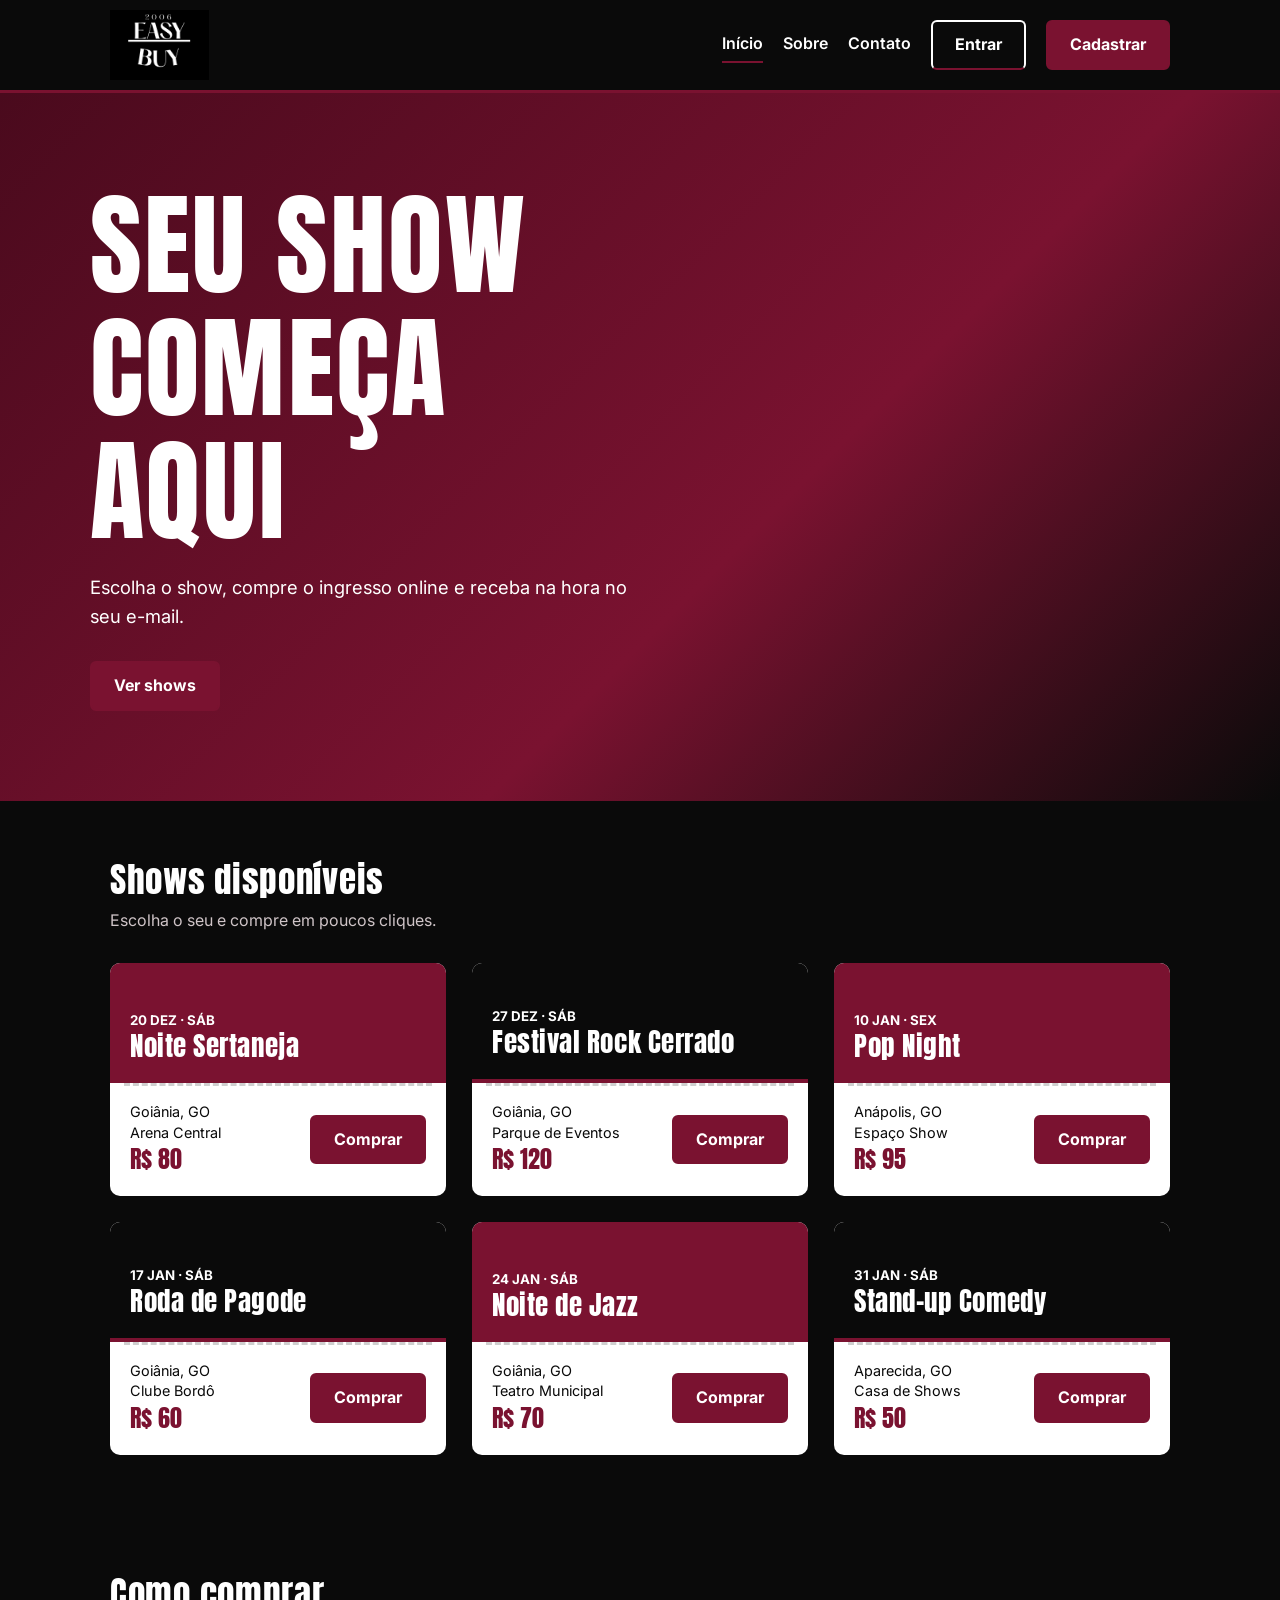
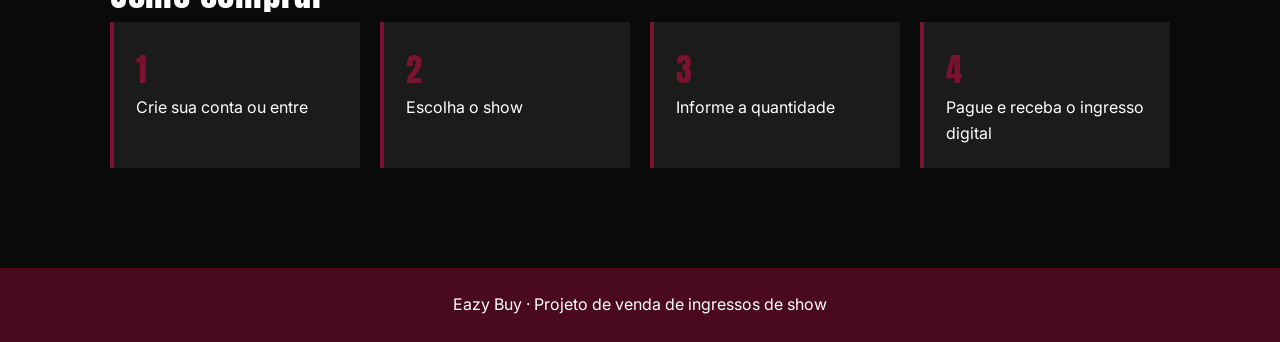
<file: index.html>
<!DOCTYPE html>
<html lang="pt-BR">
<head>
  <meta charset="UTF-8">
  <meta name="viewport" content="width=device-width, initial-scale=1.0">
  <title>Início | Eazy Buy</title>
  <link rel="stylesheet" href="css/style.css">
</head>
<body>
  <header>
    <div class="barra">
      <a href="index.html" class="logo"><img src="css/imagens/Compra.png" alt="Eazy Buy"></a>
      <nav aria-label="Menu principal">
        <a href="index.html" aria-current="page">Início</a>
        <a href="sobre.html">Sobre</a>
        <a href="contato.html">Contato</a>
        <a href="login.html" class="btn btn-contorno">Entrar</a>
        <a href="cadastro.html" class="btn">Cadastrar</a>
      </nav>
    </div>
  </header>
  <div class="hero"><div>
    <h1>Seu show começa aqui</h1>
    <p>Escolha o show, compre o ingresso online e receba na hora no seu e-mail.</p>
    <a href="#shows" class="btn">Ver shows</a>
  </div></div>
  <main>
    <section id="shows">
      <h2>Shows disponíveis</h2>
      <p class="sub">Escolha o seu e compre em poucos cliques.</p>
      <div class="shows">
        <article class="ingresso"><div class="topo"><small>20 DEZ · SÁB</small><h3>Noite Sertaneja</h3></div><div class="corte"></div><div class="base"><p>Goiânia, GO<br>Arena Central<span class="preco">R$ 80</span></p><a href="login.html" class="btn">Comprar</a></div></article>
        <article class="ingresso"><div class="topo"><small>27 DEZ · SÁB</small><h3>Festival Rock Cerrado</h3></div><div class="corte"></div><div class="base"><p>Goiânia, GO<br>Parque de Eventos<span class="preco">R$ 120</span></p><a href="login.html" class="btn">Comprar</a></div></article>
        <article class="ingresso"><div class="topo"><small>10 JAN · SEX</small><h3>Pop Night</h3></div><div class="corte"></div><div class="base"><p>Anápolis, GO<br>Espaço Show<span class="preco">R$ 95</span></p><a href="login.html" class="btn">Comprar</a></div></article>
        <article class="ingresso"><div class="topo"><small>17 JAN · SÁB</small><h3>Roda de Pagode</h3></div><div class="corte"></div><div class="base"><p>Goiânia, GO<br>Clube Bordô<span class="preco">R$ 60</span></p><a href="login.html" class="btn">Comprar</a></div></article>
        <article class="ingresso"><div class="topo"><small>24 JAN · SÁB</small><h3>Noite de Jazz</h3></div><div class="corte"></div><div class="base"><p>Goiânia, GO<br>Teatro Municipal<span class="preco">R$ 70</span></p><a href="login.html" class="btn">Comprar</a></div></article>
        <article class="ingresso"><div class="topo"><small>31 JAN · SÁB</small><h3>Stand-up Comedy</h3></div><div class="corte"></div><div class="base"><p>Aparecida, GO<br>Casa de Shows<span class="preco">R$ 50</span></p><a href="login.html" class="btn">Comprar</a></div></article>
      </div>
    </section>
    <section>
      <h2>Como comprar</h2>
      <ol class="passos">
        <li>Crie sua conta ou entre</li>
        <li>Escolha o show</li>
        <li>Informe a quantidade</li>
        <li>Pague e receba o ingresso digital</li>
      </ol>
    </section>
  </main>
  <footer><p>Eazy Buy · Projeto de venda de ingressos de show</p></footer>
</body>
</html>
</file>
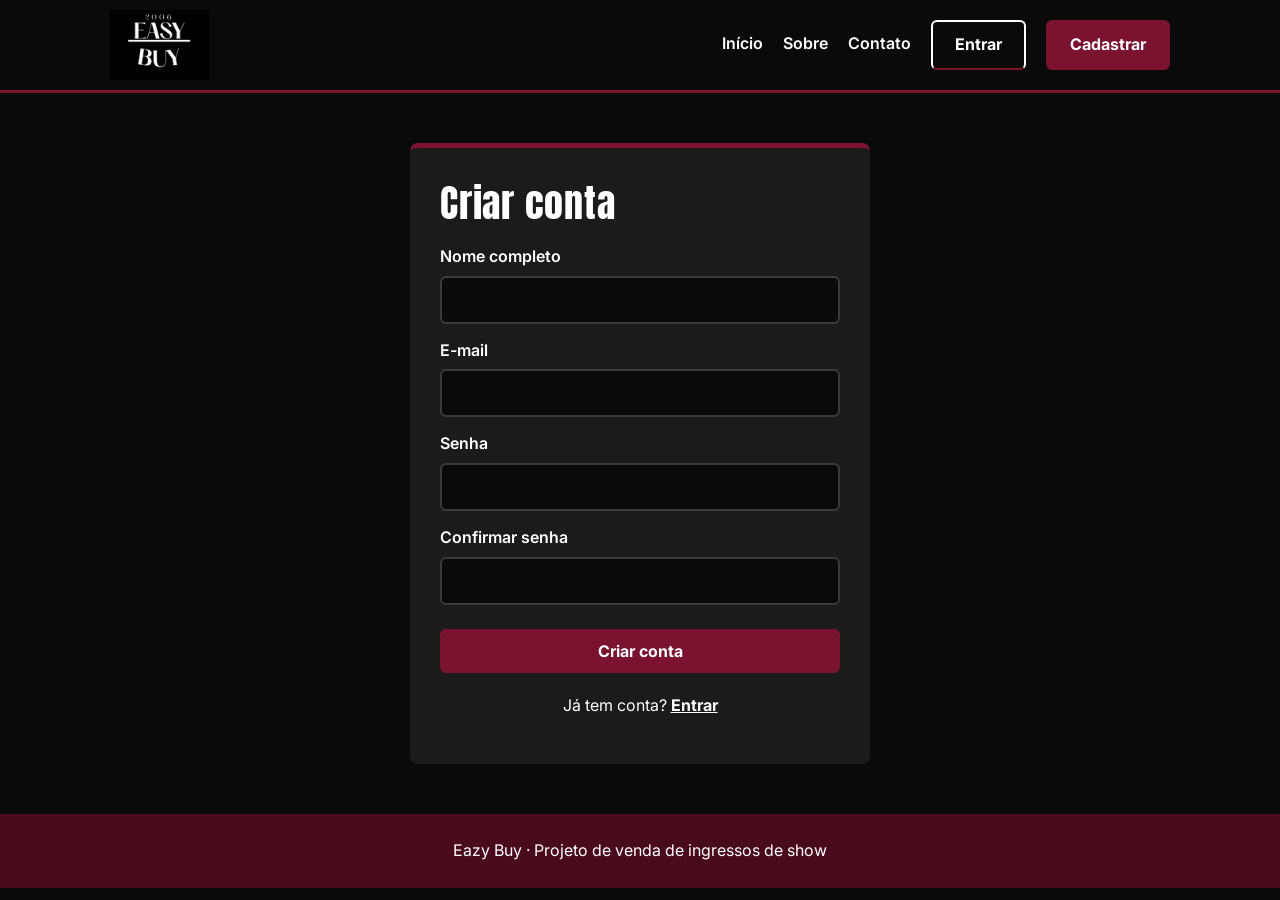
<file: cadastro.html>
<!DOCTYPE html>
<html lang="pt-BR">
<head>
  <meta charset="UTF-8">
  <meta name="viewport" content="width=device-width, initial-scale=1.0">
  <title>Cadastro | Eazy Buy</title>
  <link rel="stylesheet" href="css/style.css">
</head>
<body>
  <header>
    <div class="barra">
      <a href="index.html" class="logo"><img src="css/imagens/Compra.png" alt="Eazy Buy"></a>
      <nav aria-label="Menu principal">
        <a href="index.html">Início</a>
        <a href="sobre.html">Sobre</a>
        <a href="contato.html">Contato</a>
        <a href="login.html" class="btn btn-contorno">Entrar</a>
        <a href="cadastro.html" class="btn">Cadastrar</a>
      </nav>
    </div>
  </header>
  <main>
    <form class="cartao" action="login.html">
      <h1>Criar conta</h1>
      <label for="nome">Nome completo</label>
      <input type="text" id="nome" name="nome" required>
      <label for="email">E-mail</label>
      <input type="email" id="email" name="email" required>
      <label for="senha">Senha</label>
      <input type="password" id="senha" name="senha" minlength="6" required>
      <label for="senha2">Confirmar senha</label>
      <input type="password" id="senha2" name="senha2" minlength="6" required>
      <button class="btn" type="submit">Criar conta</button>
      <p class="troca">Já tem conta? <a href="login.html">Entrar</a></p>
    </form>
  </main>
  <footer><p>Eazy Buy · Projeto de venda de ingressos de show</p></footer>
</body>
</html>
</file>
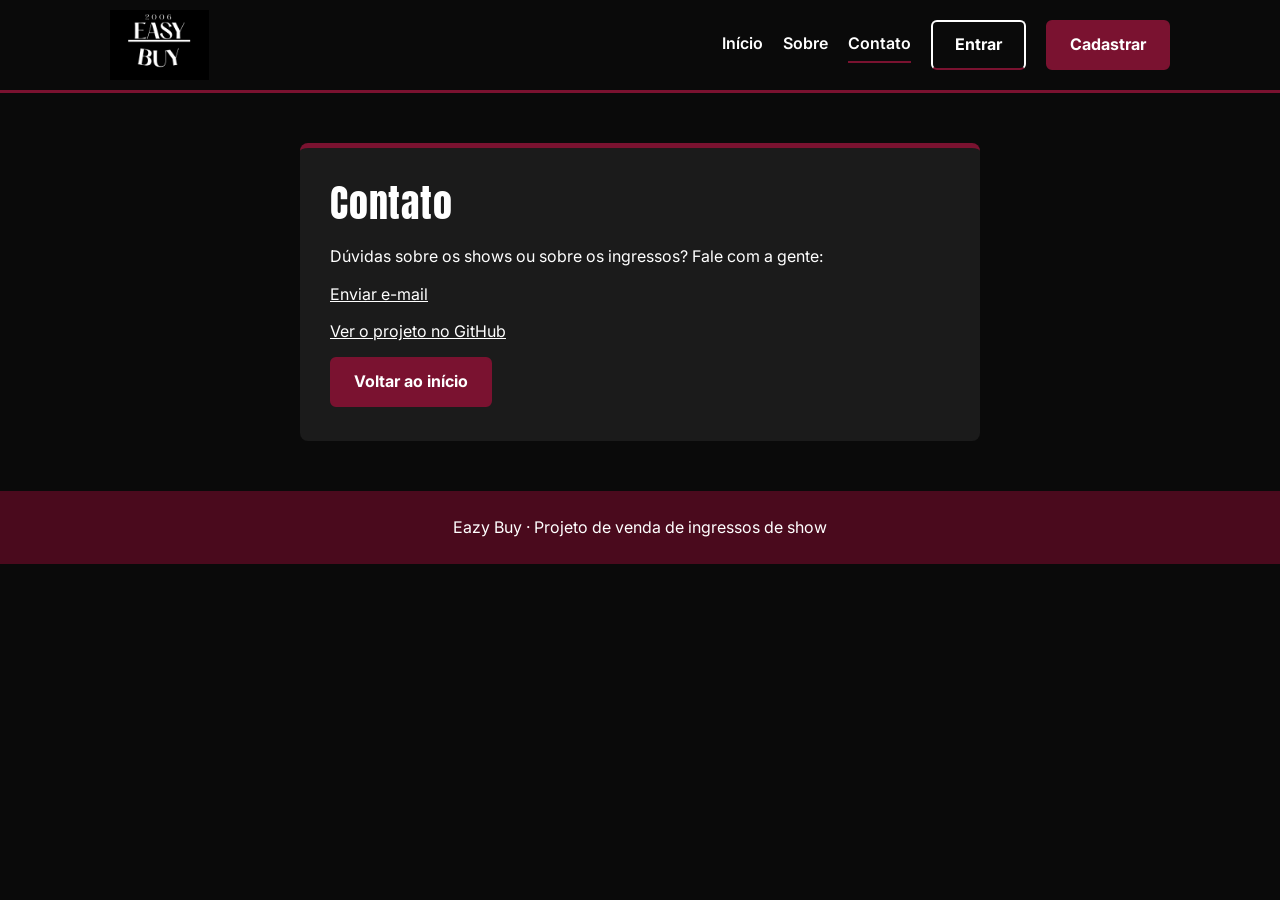
<file: contato.html>
<!DOCTYPE html>
<html lang="pt-BR">
<head>
  <meta charset="UTF-8">
  <meta name="viewport" content="width=device-width, initial-scale=1.0">
  <title>Contato | Eazy Buy</title>
  <link rel="stylesheet" href="css/style.css">
</head>
<body>
  <header>
    <div class="barra">
      <a href="index.html" class="logo"><img src="css/imagens/Compra.png" alt="Eazy Buy"></a>
      <nav aria-label="Menu principal">
        <a href="index.html">Início</a>
        <a href="sobre.html">Sobre</a>
        <a href="contato.html" aria-current="page">Contato</a>
        <a href="login.html" class="btn btn-contorno">Entrar</a>
        <a href="cadastro.html" class="btn">Cadastrar</a>
      </nav>
    </div>
  </header>
  <main>
    <section class="cartao largo">
      <h1>Contato</h1>
      <p>Dúvidas sobre os shows ou sobre os ingressos? Fale com a gente:</p>
      <p><a href="mailto:dallagomoara@gmail.com">Enviar e-mail</a></p>
      <p><a href="https://github.com/moaradallago/meu-primeiro-site">Ver o projeto no GitHub</a></p>
      <a class="btn" href="index.html">Voltar ao início</a>
    </section>
  </main>
  <footer><p>Eazy Buy · Projeto de venda de ingressos de show</p></footer>
</body>
</html>
</file>
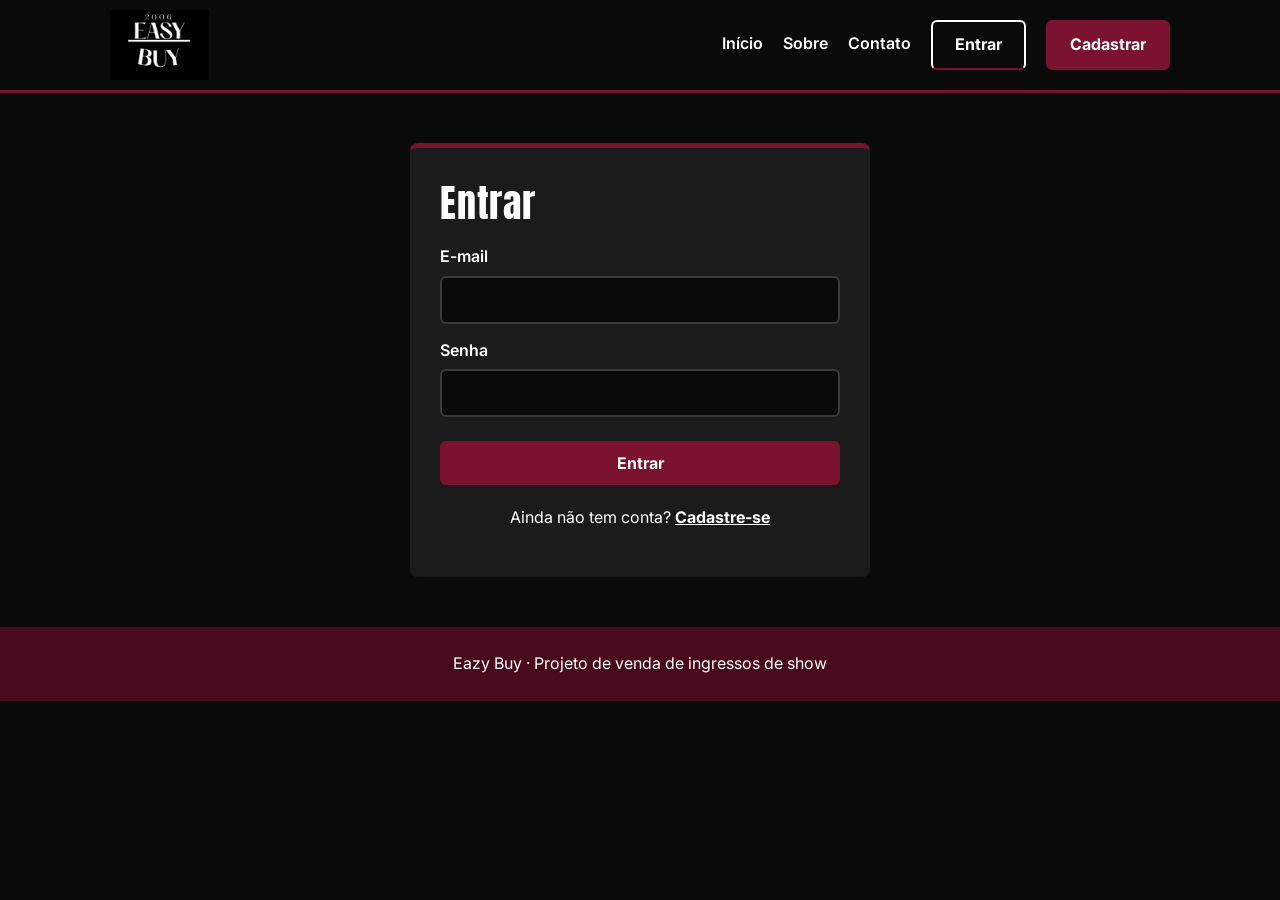
<file: login.html>
<!DOCTYPE html>
<html lang="pt-BR">
<head>
  <meta charset="UTF-8">
  <meta name="viewport" content="width=device-width, initial-scale=1.0">
  <title>Entrar | Eazy Buy</title>
  <link rel="stylesheet" href="css/style.css">
</head>
<body>
  <header>
    <div class="barra">
      <a href="index.html" class="logo"><img src="css/imagens/Compra.png" alt="Eazy Buy"></a>
      <nav aria-label="Menu principal">
        <a href="index.html">Início</a>
        <a href="sobre.html">Sobre</a>
        <a href="contato.html">Contato</a>
        <a href="login.html" class="btn btn-contorno">Entrar</a>
        <a href="cadastro.html" class="btn">Cadastrar</a>
      </nav>
    </div>
  </header>
  <main>
    <form class="cartao" action="index.html">
      <h1>Entrar</h1>
      <label for="email">E-mail</label>
      <input type="email" id="email" name="email" required>
      <label for="senha">Senha</label>
      <input type="password" id="senha" name="senha" required>
      <button class="btn" type="submit">Entrar</button>
      <p class="troca">Ainda não tem conta? <a href="cadastro.html">Cadastre-se</a></p>
    </form>
  </main>
  <footer><p>Eazy Buy · Projeto de venda de ingressos de show</p></footer>
</body>
</html>
</file>
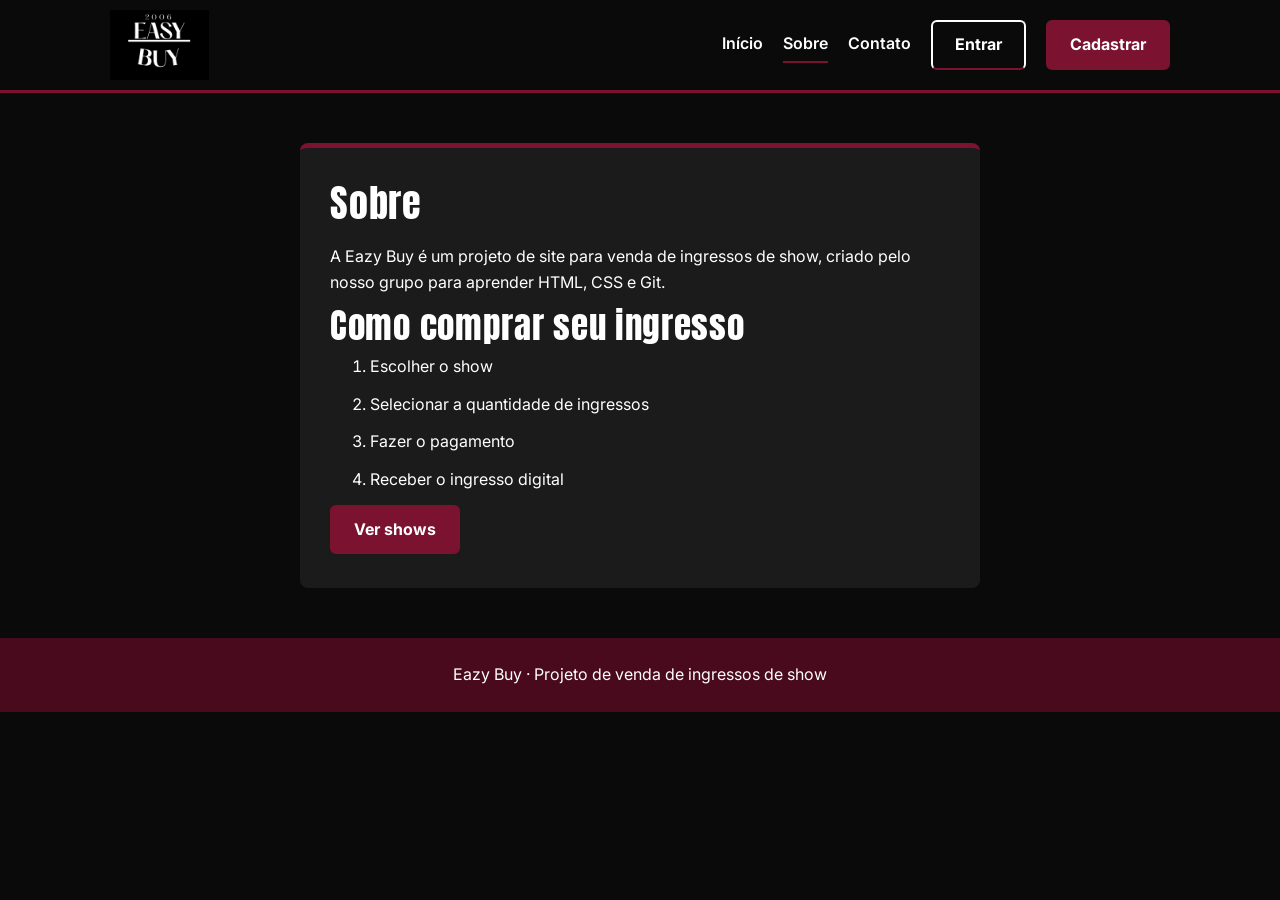
<file: sobre.html>
<!DOCTYPE html>
<html lang="pt-BR">
<head>
  <meta charset="UTF-8">
  <meta name="viewport" content="width=device-width, initial-scale=1.0">
  <title>Sobre | Eazy Buy</title>
  <link rel="stylesheet" href="css/style.css">
</head>
<body>
  <header>
    <div class="barra">
      <a href="index.html" class="logo"><img src="css/imagens/Compra.png" alt="Eazy Buy"></a>
      <nav aria-label="Menu principal">
        <a href="index.html">Início</a>
        <a href="sobre.html" aria-current="page">Sobre</a>
        <a href="contato.html">Contato</a>
        <a href="login.html" class="btn btn-contorno">Entrar</a>
        <a href="cadastro.html" class="btn">Cadastrar</a>
      </nav>
    </div>
  </header>
  <main>
    <section class="cartao largo">
      <h1>Sobre</h1>
      <p>A Eazy Buy é um projeto de site para venda de ingressos de show, criado pelo nosso grupo para aprender HTML, CSS e Git.</p>
      <h2>Como comprar seu ingresso</h2>
      <ol>
        <li>Escolher o show</li>
        <li>Selecionar a quantidade de ingressos</li>
        <li>Fazer o pagamento</li>
        <li>Receber o ingresso digital</li>
      </ol>
      <a class="btn" href="index.html">Ver shows</a>
    </section>
  </main>
  <footer><p>Eazy Buy · Projeto de venda de ingressos de show</p></footer>
</body>
</html>
</file>
<file: css/style.css>
/* Eazy Buy - bordô, branco e preto */
@import url('https://fonts.googleapis.com/css2?family=Anton&family=Inter:wght@400;600;700&display=swap');

:root {
  --bordo: #7a1230;
  --bordo-escuro: #4a0a1d;
  --preto: #0a0a0a;
  --cinza: #1b1b1b;
  --branco: #fff;
  --texto-suave: #cfc4c7;
}
* { box-sizing: border-box; margin: 0; }
body { font-family: 'Inter', sans-serif; background: var(--preto); color: var(--branco); line-height: 1.6; }
a { color: inherit; }
h1, h2, h3 { font-family: 'Anton', sans-serif; font-weight: 400; letter-spacing: .02em; line-height: 1.1; }
:focus-visible { outline: 3px solid var(--branco); outline-offset: 3px; }

/* Cabeçalho */
header { background: var(--preto); border-bottom: 3px solid var(--bordo); position: sticky; top: 0; z-index: 10; }
.barra { max-width: 1100px; margin: auto; padding: 10px 20px; display: flex; align-items: center; gap: 20px; flex-wrap: wrap; }
.logo { display: flex; align-items: center; gap: 10px; text-decoration: none; font-family: 'Anton', sans-serif; font-size: 1.6rem; margin-right: auto; }
.logo img { height: 70px; }
nav { display: flex; gap: 20px; align-items: center; }
nav a { text-decoration: none; font-weight: 600; padding: 4px 0; border-bottom: 2px solid transparent; }
nav a:hover, nav a[aria-current="page"] { border-color: var(--bordo); }
.btn { display: inline-block; background: var(--bordo); color: var(--branco); padding: 10px 22px; border-radius: 6px; font-weight: 700; text-decoration: none; border: 2px solid var(--bordo); cursor: pointer; font-size: 1rem; font-family: inherit; }
.btn:hover { background: var(--branco); color: var(--bordo); }
.btn-contorno { background: transparent; border-color: var(--branco); }
nav a.btn { border-bottom: 2px solid var(--bordo); }

/* Hero */
.hero { background: linear-gradient(135deg, var(--bordo-escuro), var(--bordo) 60%, var(--preto)); padding: 90px 20px; }
.hero div { max-width: 1100px; margin: auto; }
.hero h1 { font-size: clamp(3rem, 10vw, 7rem); text-transform: uppercase; max-width: 10ch; }
.hero p { max-width: 45ch; margin: 20px 0 30px; font-size: 1.15rem; }

main section { max-width: 1100px; margin: auto; padding: 60px 20px; }
main h2 { font-size: 2.2rem; margin-bottom: 8px; }
.sub { color: var(--texto-suave); margin-bottom: 30px; }

/* Ingressos (cards) */
.shows { display: grid; grid-template-columns: repeat(auto-fill, minmax(290px, 1fr)); gap: 26px; }
.ingresso { display: flex; flex-direction: column; background: var(--branco); color: var(--preto); border-radius: 10px; overflow: hidden; }
.ingresso .topo { background: var(--bordo); color: var(--branco); padding: 22px 20px; min-height: 120px; display: flex; flex-direction: column; justify-content: flex-end; }
.ingresso:nth-child(even) .topo { background: var(--preto); border-bottom: 4px solid var(--bordo); }
.topo small { font-weight: 700; }
.topo h3 { font-size: 1.7rem; }
.corte { border-top: 3px dashed #cfcfcf; margin: 0 14px; }
.ingresso .base { padding: 16px 20px 20px; display: flex; justify-content: space-between; align-items: center; gap: 10px; }
.base p { font-size: .9rem; line-height: 1.4; }
.preco { font-family: 'Anton', sans-serif; font-size: 1.5rem; color: var(--bordo); display: block; }

/* Como funciona */
.passos { display: grid; grid-template-columns: repeat(auto-fit, minmax(210px, 1fr)); gap: 20px; list-style: none; padding: 0; counter-reset: p; }
.passos li { background: var(--cinza); padding: 22px; border-left: 4px solid var(--bordo); counter-increment: p; }
.passos li::before { content: counter(p); font-family: 'Anton', sans-serif; font-size: 2rem; color: var(--bordo); display: block; }

/* Formulários e cartões */
.cartao { max-width: 460px; margin: 50px auto; background: var(--cinza); border-top: 5px solid var(--bordo); padding: 34px 30px; border-radius: 8px; }
.cartao.largo { max-width: 680px; }
.cartao h1 { font-size: 2.4rem; margin-bottom: 20px; }
.cartao p, .cartao li { margin-bottom: 12px; }
label { display: block; font-weight: 600; margin: 14px 0 6px; }
input { width: 100%; padding: 12px; border-radius: 6px; border: 2px solid #3a3a3a; background: var(--preto); color: var(--branco); font-size: 1rem; font-family: inherit; }
input:focus { border-color: var(--bordo); outline: none; }
form .btn { width: 100%; margin-top: 24px; }
.troca { margin-top: 20px; text-align: center; }
.troca a { color: var(--branco); font-weight: 700; }

footer { background: var(--bordo-escuro); text-align: center; padding: 24px 20px; margin-top: 40px; }

@media (max-width: 600px) { nav { gap: 12px; font-size: .9rem; } .hero { padding: 60px 20px; } }
</file>
